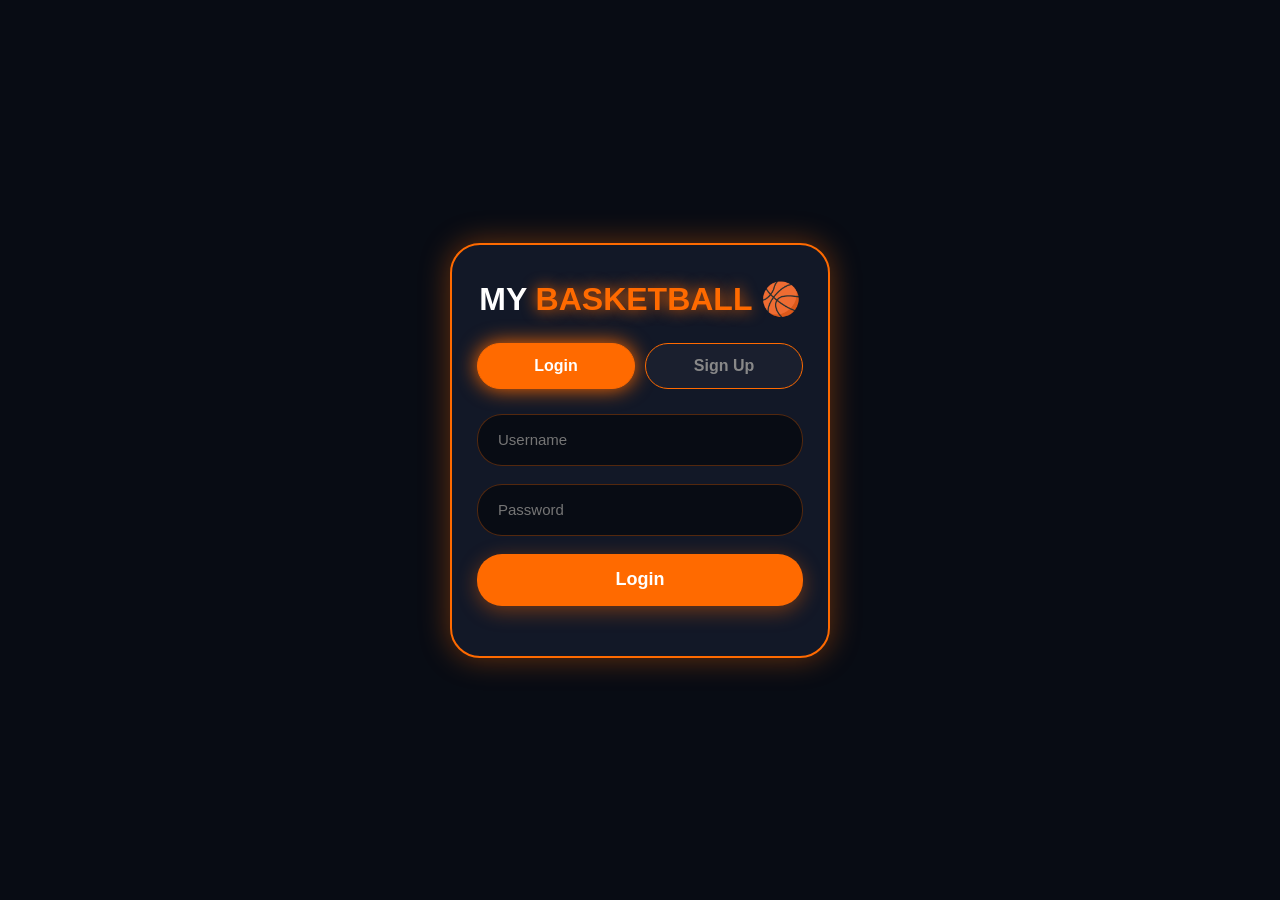
<file: Index.html>
<!DOCTYPE html>
<html lang="en">
<head>
<meta charset="UTF-8">
<meta name="viewport" content="width=device-width, initial-scale=1.0">
<title>Home - My Basketball</title>
<style>
*{margin:0;padding:0;box-sizing:border-box;font-family:Arial,sans-serif;}
body{background:#080c14;color:white;min-height:100vh;padding-bottom:90px;}
.top-bar{display:flex;justify-content:space-between;align-items:center;padding:18px 20px;background:#0c111c;border-bottom:1.5px solid #ff6a00;position:sticky;top:0;}
.top-bar h1{font-weight:900;font-size:22px;}
.top-bar span{color:#ff6a00;text-shadow:0 0 10px #ff6a00;}
.logout-btn{border:1.5px solid #ff6a00;color:#ff6a00;background:transparent;padding:7px 18px;border-radius:8px;font-weight:bold;cursor:pointer;}
.container{padding:30px 20px;text-align:center;}
.hero{margin-top:40px;}
.hero h1{font-size:32px;color:#ff6a00;text-shadow:0 0 15px #ff6a00;line-height:1.2;}
.hero p{color:#ff9a4d;margin-top:15px;font-size:15px;line-height:1.5;}
.card{margin-top:30px;background:rgba(255,106,0,0.12);border:1px solid #ff6a00;border-radius:20px;padding:25px;}
.card h3{color:#ff6a00;margin-bottom:10px;}
.bottom-nav{position:fixed;bottom:10px;left:50%;transform:translateX(-50%);width:92%;max-width:450px;background:#0c111c;border:1.5px solid #ff6a00;border-radius:25px;display:flex;justify-content:space-around;padding:10px 5px;}
.bottom-nav a{text-decoration:none;color:#777;font-size:10px;text-align:center;font-weight:bold;}
.bottom-nav a.active{color:#ff6a00;}
.bottom-nav a span{display:block;font-size:18px;}
nav {
  position: fixed;
  z-index: 9999;
}
</style>
</head>
<body>

<div class="top-bar">
  <h1>MY <span>.BASKETBALL</span></h1>
  <button class="logout-btn" onclick="location='login.html'">LOGOUT</button>
</div>

<div class="container">
  <div class="hero">
    <h1>WELCOME 🏀<br>MY BASKETBALL</h1>
    <p>Hello! I'm from BACALAN,SEBASTE, ANTIQUE.<br>Basketball is my passion!</p>
  </div>
  <div class="card">
    <h3>🏀 My Journey</h3>
    <p style="font-size:13px;color:#ddd;">BSIS Student | Basketball Lover | Future PBA Player</p>
  </div>
</div>

<div class="bottom-nav">
  <a href="Index.html" class="active"><span>⌂</span>HOME</a>
  <a href="gallery.html"><span>◫</span>PHOTO</a>
  <a href="skills.html"><span>✦</span>SKILLS</a>
  <a href="goals.html"><span>◎</span>GOALS</a>
  <a href="funfacts.html"><span>☺</span>FUN</a>
  <a href="contact.html"><span>○</span>CONTACT</a>
</div>

<script>
if(localStorage.getItem('logged')!=='true'){location='login.html';}
</script>
</body>
</html>
</file>
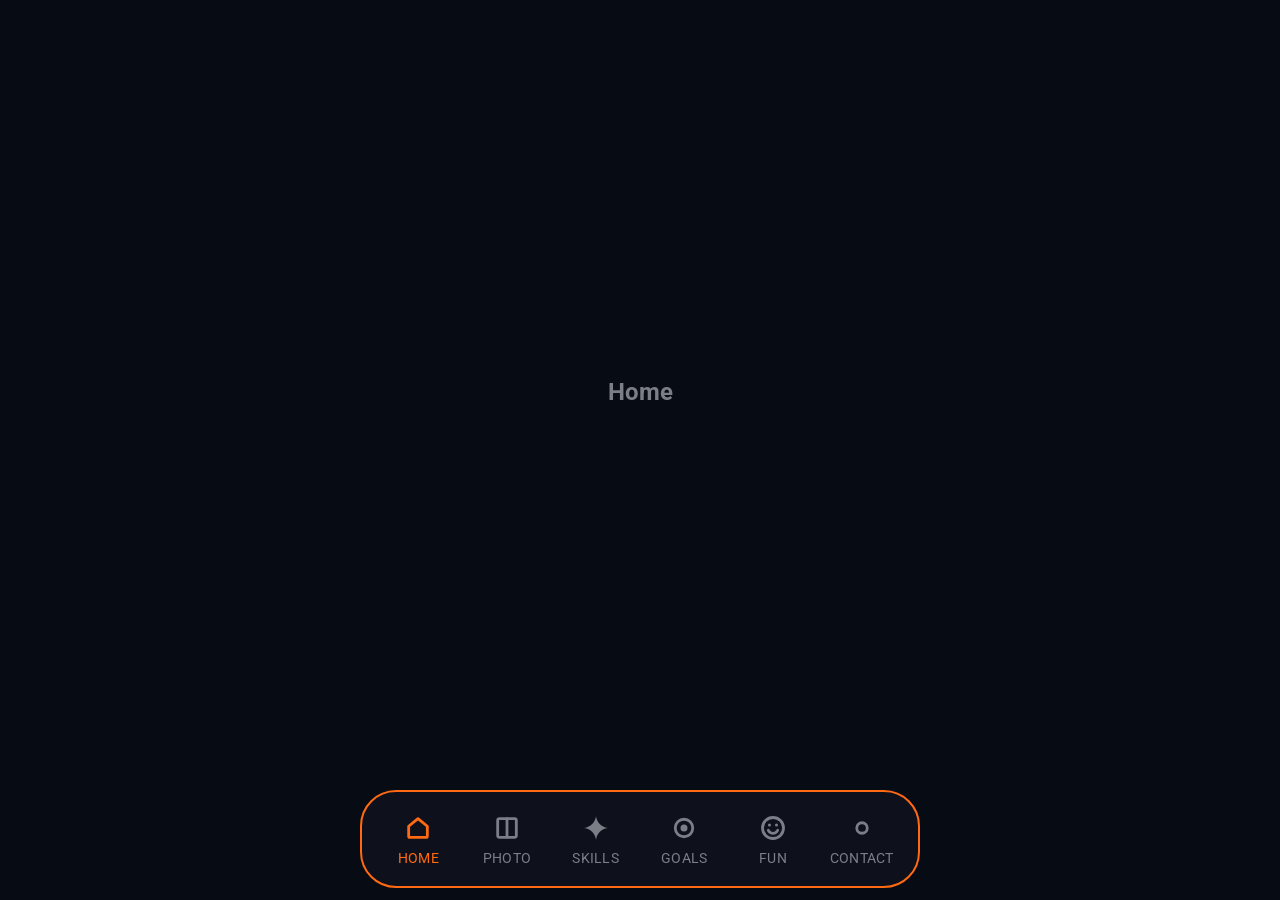
<file: bottom-nav.html>
<!DOCTYPE html>
<html lang="en">
<head>
<meta charset="UTF-8">
<meta name="viewport" content="width=device-width, initial-scale=1, viewport-fit=cover">
<title>Bottom nav</title>
<link rel="preconnect" href="https://fonts.googleapis.com">
<link href="https://fonts.googleapis.com/css2?family=Roboto:wght@700&display=swap" rel="stylesheet">
<style>
  :root {
    --bg: #070b14;
    --pill: #0e111b;
    --accent: #ff6a13;
    --idle: #7b7e86;
    --idle-hover: #a9acb4;
  }

  * { box-sizing: border-box; margin: 0; }

  html, body { height: 100%; }

  body {
    background: var(--bg);
    color: #fff;
    font-family: "Roboto", system-ui, -apple-system, "Segoe UI", sans-serif;
  }

  /* Page content placeholder */
  main {
    min-height: 100%;
    display: grid;
    place-items: center;
    padding: 24px 24px 140px;
    font-size: 1.5rem;
    font-weight: 700;
    color: var(--idle);
  }

  /* ---- Nav bar ---- */
  .nav {
    position: fixed;
    left: 12px;
    right: 12px;
    bottom: max(12px, env(safe-area-inset-bottom, 0px));
    max-width: 560px;
    margin: 0 auto;
    display: flex;
    justify-content: space-between;
    align-items: center;
    padding: 18px 12px 16px;
    background: var(--pill);
    border: 2px solid var(--accent);
    border-radius: 36px;
  }

  .tab {
    flex: 1;
    display: flex;
    flex-direction: column;
    align-items: center;
    gap: 8px;
    padding: 4px 2px;
    background: none;
    border: 0;
    border-radius: 14px;
    color: var(--idle);
    font: inherit;
    font-size: clamp(11px, 3.2vw, 14px);
    letter-spacing: 0.02em;
    text-transform: uppercase;
    cursor: pointer;
    -webkit-tap-highlight-color: transparent;
    transition: color 0.15s;
  }

  .tab svg {
    width: 28px;
    height: 28px;
    fill: none;
    stroke: currentColor;
    stroke-width: 2.4;
    stroke-linecap: round;
    stroke-linejoin: round;
  }

  .tab .solid { fill: currentColor; stroke: none; }

  .tab:hover { color: var(--idle-hover); }
  .tab[aria-current="page"] { color: var(--accent); }

  .tab:focus-visible {
    outline: 2px solid var(--accent);
    outline-offset: 2px;
  }
</style>
</head>
<body>

<main id="view">Home</main>

<nav class="nav" aria-label="Main">
  <button class="tab" data-page="Home" aria-current="page">
    <svg viewBox="0 0 24 24" aria-hidden="true"><path d="M4 10.5 12 4l8 6.5V19a1 1 0 0 1-1 1H5a1 1 0 0 1-1-1z"/></svg>
    Home
  </button>

  <button class="tab" data-page="Photo">
    <svg viewBox="0 0 24 24" aria-hidden="true"><rect x="4" y="4" width="16" height="16" rx="1.5"/><path d="M12 4v16"/></svg>
    Photo
  </button>

  <button class="tab" data-page="Skills">
    <svg viewBox="0 0 24 24" aria-hidden="true"><path class="solid" d="M12 2c.8 5.4 4.6 9.2 10 10-5.4.8-9.2 4.6-10 10-.8-5.4-4.6-9.2-10-10 5.4-.8 9.2-4.6 10-10z"/></svg>
    Skills
  </button>

  <button class="tab" data-page="Goals">
    <svg viewBox="0 0 24 24" aria-hidden="true"><circle cx="12" cy="12" r="7.5"/><circle class="solid" cx="12" cy="12" r="3"/></svg>
    Goals
  </button>

  <button class="tab" data-page="Fun">
    <svg viewBox="0 0 24 24" aria-hidden="true"><circle cx="12" cy="12" r="9"/><path d="M8 14c1 1.8 2.4 2.6 4 2.6s3-.8 4-2.6"/><circle class="solid" cx="9" cy="9.5" r="1.3"/><circle class="solid" cx="15" cy="9.5" r="1.3"/></svg>
    Fun
  </button>

  <button class="tab" data-page="Contact">
    <svg viewBox="0 0 24 24" aria-hidden="true"><circle cx="12" cy="12" r="4.5"/></svg>
    Contact
  </button>
</nav>

<script>
  const tabs = document.querySelectorAll(".tab");
  const view = document.getElementById("view");

  tabs.forEach(tab => {
    tab.addEventListener("click", () => {
      tabs.forEach(t => t.removeAttribute("aria-current"));
      tab.setAttribute("aria-current", "page");
      view.textContent = tab.dataset.page;
    });
  });
</script>
</body>
</html>
</file>
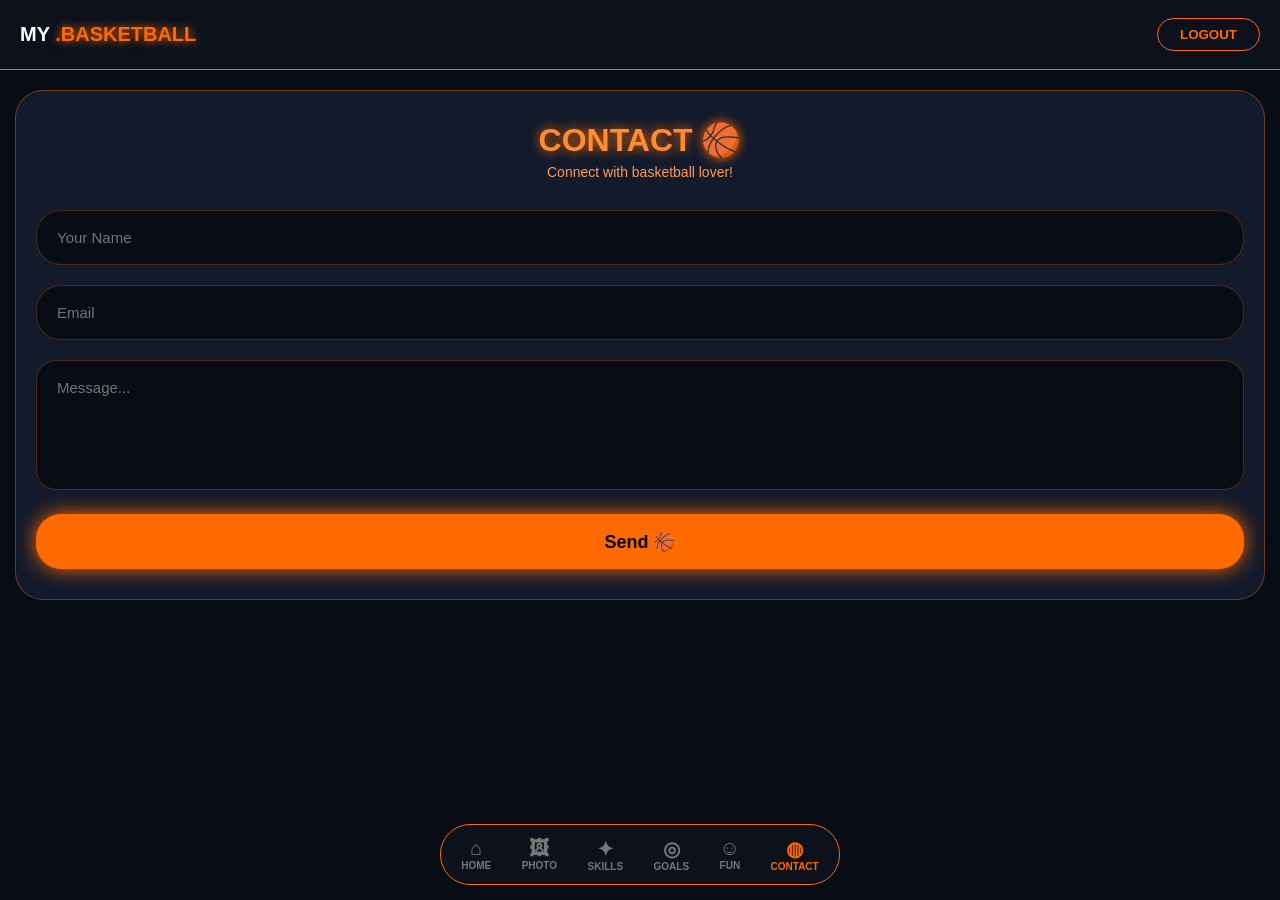
<file: Contact.html>
<!DOCTYPE html>
<html lang="en">
<head>
<meta charset="UTF-8">
<meta name="viewport" content="width=device-width, initial-scale=1.0">
<title>Contact - My Basketball</title>
<style>
*{margin:0;padding:0;box-sizing:border-box;font-family:Arial,sans-serif;}
body{min-height:100vh;background:#080c14;color:white;padding-bottom:100px;}
.header{display:flex;justify-content:space-between;align-items:center;padding:18px 20px;background:#0c111c;border-bottom:1.5px solid #ff6a00;}
.logo{font-weight:900;font-size:20px;}
.logo span{color:#ff6a00;text-shadow:0 0 10px #ff6a00;}
.logout{border:1.5px solid #ff6a00;color:#ff6a00;background:transparent;padding:8px 22px;border-radius:25px;font-weight:bold;cursor:pointer;}
.container{margin:20px 15px;background:#121a2b;border:1.5px solid rgba(255,106,0,0.4);border-radius:28px;padding:30px 20px;}
.title{text-align:center;font-size:32px;font-weight:900;color:#ff8c32;text-shadow:0 0 12px #ff6a00;}
.subtitle{text-align:center;font-size:14px;color:#ff9a4d;margin:5px 0 30px 0;}
input,textarea{width:100%;background:#080c14;border:1.5px solid rgba(255,106,0,0.3);border-radius:25px;padding:18px 20px;color:white;outline:none;font-size:15px;margin-bottom:20px;}
textarea{height:130px;border-radius:20px;resize:none;}
input:focus,textarea:focus{border-color:#ff6a00;box-shadow:0 0 12px rgba(255,106,0,0.4);}
.send-btn{width:100%;height:55px;background:#ff6a00;border:none;border-radius:25px;color:black;font-size:18px;font-weight:900;cursor:pointer;box-shadow:0 0 20px #ff6a00;}
.bottom-nav{position:fixed;bottom:15px;left:50%;transform:translateX(-50%);width:92%;max-width:400px;background:#0c111c;border:1.5px solid #ff6a00;border-radius:30px;display:flex;justify-content:space-around;padding:12px 5px;}
.nav-item{text-align:center;font-size:10px;color:#777;font-weight:bold;}
.nav-item.active{color:#ff6a00;}
.nav-item span{font-size:20px;display:block;}
</style>
</head>
<body>

<div class="header">
  <div class="logo">MY <span>.BASKETBALL</span></div>
  <button class="logout">LOGOUT</button>
</div>

<div class="container">
  <h1 class="title">CONTACT 🏀</h1>
  <p class="subtitle">Connect with basketball lover!</p>
  <input type="text" placeholder="Your Name" id="name">
  <input type="email" placeholder="Email" id="email">
  <textarea placeholder="Message..." id="msg"></textarea>
  <button class="send-btn" onclick="sendMsg()">Send 🏀</button>
</div>

<div class="bottom-nav">
  <div class="nav-item"><span>⌂</span>HOME</div>
  <div class="nav-item"><span>🖼</span>PHOTO</div>
  <div class="nav-item"><span>✦</span>SKILLS</div>
  <div class="nav-item"><span>◎</span>GOALS</div>
  <div class="nav-item"><span>☺</span>FUN</div>
  <div class="nav-item active"><span>◍</span>CONTACT</div>
</div>

<script>
function sendMsg(){
  let n=document.getElementById('name').value;
  if(n==""){alert("Enter your name!");return;}
  alert("Message sent! Thanks "+n+" 🏀");
}
</script>

</body>
</html>
</file>
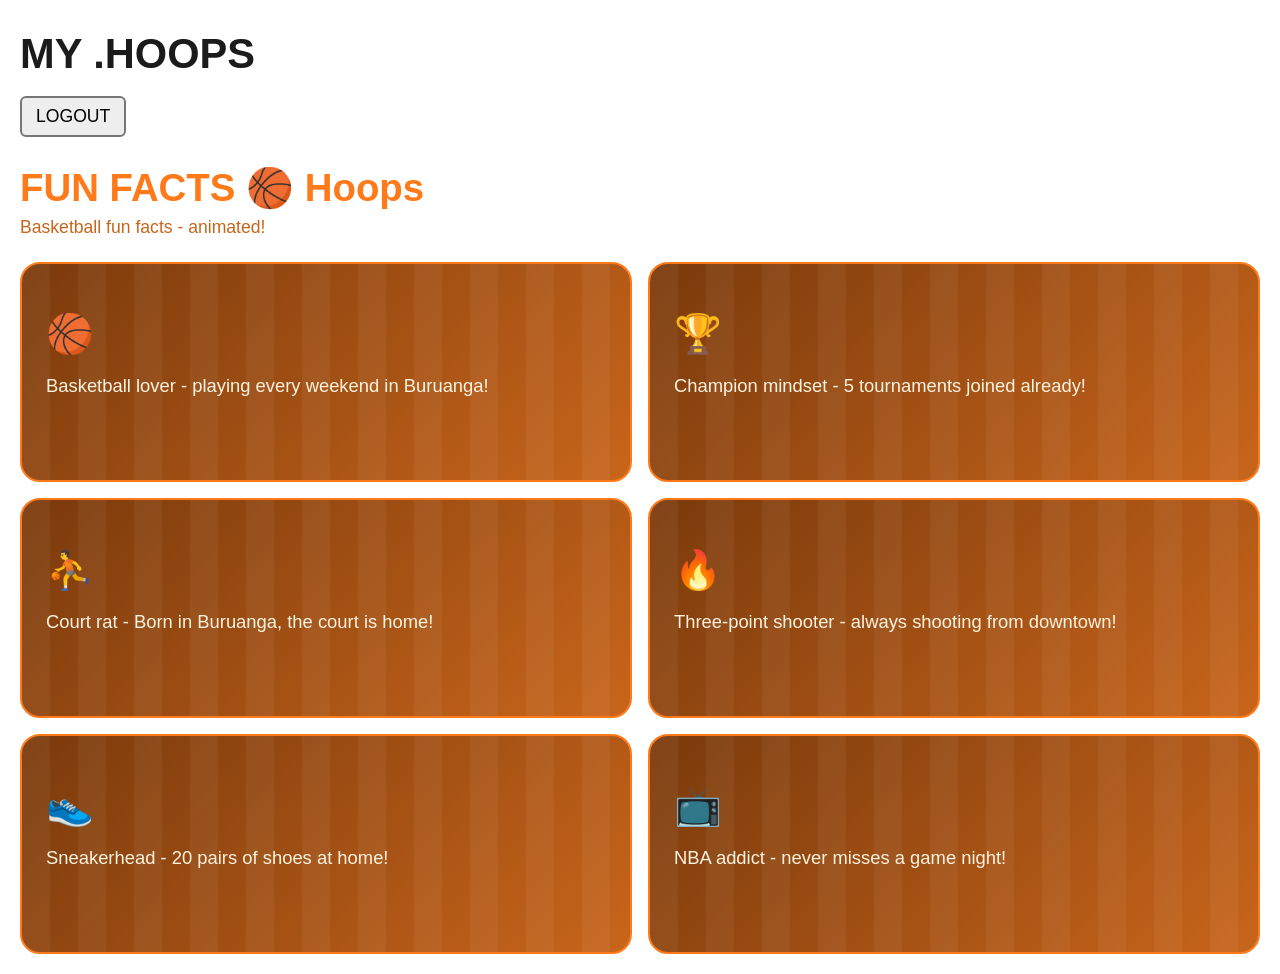
<file: funfacts.html>
<!DOCTYPE html>
<html lang="en">
<head>
<meta charset="UTF-8">
<meta name="viewport" content="width=device-width, initial-scale=1">
<title>Fun Hoops</title>
<style>
  :root {
    --court: #c8651b;
    --court-dark: #7a3a0c;
    --ink: #1b1b1b;
    --ball: #ff7a1a;
    --line: #fff3e0;
  }
  * { box-sizing: border-box; }
  body {
    margin: 0;
    padding: 20px;
    font-family: "Trebuchet MS", Arial, sans-serif;
    background: #fff;
    color: var(--ink);
  }
  h1.site { font-size: 2.6rem; margin: 10px 0 18px; font-weight: 900; }
  .logout {
    font-size: 1.1rem;
    padding: 8px 14px;
    border: 2px solid #777;
    border-radius: 6px;
    background: #eee;
    cursor: pointer;
  }
  h2.title {
    font-size: 2.4rem;
    margin: 28px 0 6px;
    color: var(--ball);
    font-weight: 900;
  }
  p.sub { color: var(--court); font-size: 1.1rem; margin: 0 0 24px; }
  .grid {
    display: grid;
    grid-template-columns: repeat(2, 1fr);
    gap: 16px;
  }
  .card {
    min-height: 220px;
    padding: 24px;
    border-radius: 20px;
    border: 2px solid var(--ball);
    color: var(--line);
    font-size: 1.15rem;
    line-height: 1.35;
    background:
      repeating-linear-gradient(90deg, rgba(255,255,255,.05) 0 28px, transparent 28px 56px),
      linear-gradient(135deg, var(--court-dark), var(--court));
  }
  .card .icon { font-size: 2.4rem; display: block; margin: 20px 0 14px; }
  .card.bounce:hover .icon, .card.bounce:active .icon {
    animation: bounce .6s ease;
  }
  @keyframes bounce {
    0%, 100% { transform: translateY(0); }
    40% { transform: translateY(-14px); }
    70% { transform: translateY(0); }
    85% { transform: translateY(-5px); }
  }
  @media (prefers-reduced-motion: reduce) {
    .card.bounce:hover .icon, .card.bounce:active .icon { animation: none; }
  }
</style>
</head>
<body>

<h1 class="site">MY .HOOPS</h1>
<button class="logout" onclick="location.href='index.html'">LOGOUT</button>

<h2 class="title">FUN FACTS 🏀 Hoops</h2>
<p class="sub">Basketball fun facts - animated!</p>

<div class="grid">
  <div class="card bounce"><span class="icon">🏀</span>Basketball lover - playing every weekend in Buruanga!</div>
  <div class="card bounce"><span class="icon">🏆</span>Champion mindset - 5 tournaments joined already!</div>
  <div class="card bounce"><span class="icon">⛹️</span>Court rat - Born in Buruanga, the court is home!</div>
  <div class="card bounce"><span class="icon">🔥</span>Three-point shooter - always shooting from downtown!</div>
  <div class="card bounce"><span class="icon">👟</span>Sneakerhead - 20 pairs of shoes at home!</div>
  <div class="card bounce"><span class="icon">📺</span>NBA addict - never misses a game night!</div>
</div>

</body>
</html>
</file>
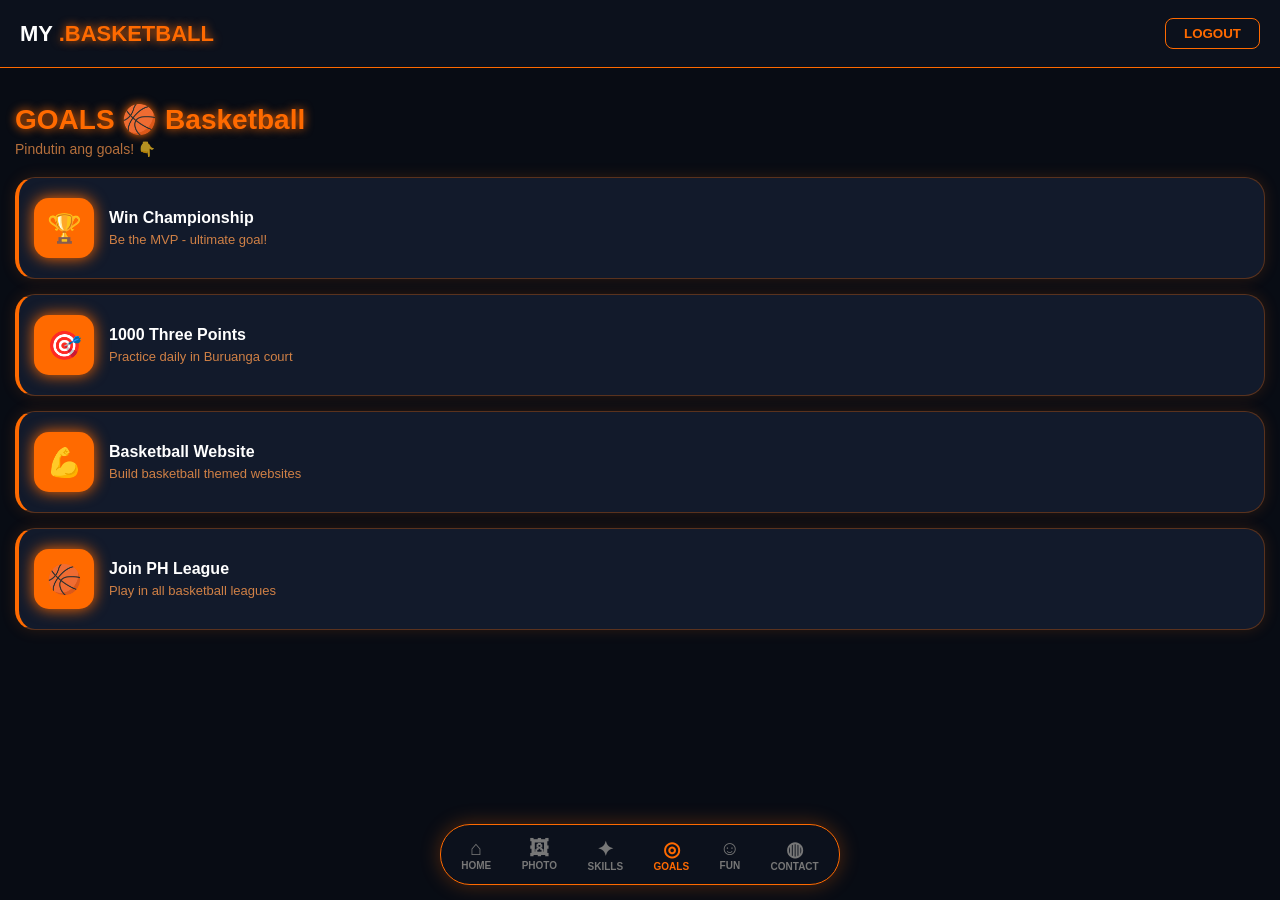
<file: Goals.html>
<!DOCTYPE html>
<html lang="en">
<head>
<meta charset="UTF-8">
<meta name="viewport" content="width=device-width, initial-scale=1.0">
<title>Goals - My Basketball</title>
<style>
*{margin:0;padding:0;box-sizing:border-box;font-family:Arial,sans-serif;}
body{background:#080c14;color:white;min-height:100vh;padding-bottom:100px;}
.header{display:flex;justify-content:space-between;align-items:center;padding:18px 20px;background:#0c111c;border-bottom:1.5px solid #ff6a00;position:sticky;top:0;}
.logo{font-weight:900;font-size:22px;}
.logo span{color:#ff6a00;text-shadow:0 0 10px #ff6a00;}
.logout{border:1.5px solid #ff6a00;color:#ff6a00;background:transparent;padding:7px 18px;border-radius:8px;font-weight:bold;cursor:pointer;}
.content{padding:20px 15px;}
.title-green{color:#ff6a00;font-size:28px;font-weight:900;margin:15px 0 5px 0;text-shadow:0 0 10px #ff6a00;}
.sub{color:#ff9a4d;font-size:14px;opacity:0.7;margin-bottom:20px;}
.card{
  background:#121a2b;
  border:1px solid rgba(255,106,0,0.3);
  border-left:4px solid #ff6a00;
  border-radius:20px;
  padding:20px 15px;
  display:flex;
  gap:15px;
  align-items:center;
  margin-bottom:15px;
  box-shadow:0 0 15px rgba(255,106,0,0.15);
  cursor:pointer;
  transition:0.2s;
}
.card:active{transform:scale(0.97);background:#1a233a;box-shadow:0 0 25px #ff6a00;}
.icon-box{
  width:60px;height:60px;
  background:#ff6a00;
  border-radius:15px;
  display:flex;
  justify-content:center;
  align-items:center;
  font-size:28px;
  box-shadow:0 0 15px #ff6a00;
  flex-shrink:0;
}
.card h3{font-size:16px;margin-bottom:5px;color:white;}
.card p{font-size:13px;color:#ff9a4d;opacity:0.8;}
/* Bottom Nav */
.bottom-nav{position:fixed;bottom:15px;left:50%;transform:translateX(-50%);width:92%;max-width:400px;background:#0c111c;border:1.5px solid #ff6a00;border-radius:30px;display:flex;justify-content:space-around;padding:12px 5px;box-shadow:0 0 20px rgba(255,106,0,0.3);}
.nav-item{text-align:center;font-size:10px;color:#777;font-weight:bold;cursor:pointer;}
.nav-item.active{color:#ff6a00;}
.nav-item span{font-size:20px;display:block;}

/* Popup Modal */
#modal{display:none;position:fixed;top:0;left:0;width:100%;height:100%;background:rgba(0,0,0,0.8);justify-content:center;align-items:center;z-index:100;}
.modal-box{background:#121827;border:2px solid #ff6a00;border-radius:25px;padding:30px 20px;width:90%;max-width:350px;text-align:center;box-shadow:0 0 30px #ff6a00;}
.modal-box h2{color:#ff6a00;margin-bottom:10px;}
.modal-box p{color:#ff9a4d;margin-bottom:20px;line-height:1.5;}
.close-btn{background:#ff6a00;border:none;padding:10px 25px;border-radius:20px;font-weight:bold;cursor:pointer;color:white;}
</style>
</head>
<body>

<div class="header">
  <div class="logo">MY <span>.BASKETBALL</span></div>
  <button class="logout" onclick="location='login.html'">LOGOUT</button>
</div>

<div class="content">
  <h1 class="title-green">GOALS 🏀 Basketball</h1>
  <p class="sub">Pindutin ang goals! 👇</p>

  <div class="card" onclick="openGoal('Win Championship','Gusto kong maging MVP at manalo ng championship sa Buruanga League! Practice everyday! 🏆')">
    <div class="icon-box">🏆</div>
    <div>
      <h3>Win Championship</h3>
      <p>Be the MVP - ultimate goal!</p>
    </div>
  </div>

  <div class="card" onclick="openGoal('1000 Three Points','Goal ko makashoot ng 1000 three points. Practice daily sa Buruanga court! 🎯')">
    <div class="icon-box">🎯</div>
    <div>
      <h3>1000 Three Points</h3>
      <p>Practice daily in Buruanga court</p>
    </div>
  </div>

  <div class="card" onclick="openGoal('Basketball Website','Gagawa ako ng website tungkol sa basketball para sa mga fans! 💪')">
    <div class="icon-box">💪</div>
    <div>
      <h3>Basketball Website</h3>
      <p>Build basketball themed websites</p>
    </div>
  </div>

  <div class="card" onclick="openGoal('Join PH League','Sasali ako sa PBA at iba pang liga sa Pilipinas! 🏀')">
    <div class="icon-box">🏀</div>
    <div>
      <h3>Join PH League</h3>
      <p>Play in all basketball leagues</p>
    </div>
  </div>
</div>

<!-- MODAL -->
<div id="modal" onclick="closeGoal()">
  <div class="modal-box" onclick="event.stopPropagation()">
    <h2 id="modalTitle"></h2>
    <p id="modalText"></p>
    <button class="close-btn" onclick="closeGoal()">Close 🏀</button>
  </div>
</div>

<div class="bottom-nav">
  <div class="nav-item"><span>⌂</span>HOME</div>
  <div class="nav-item"><span>🖼</span>PHOTO</div>
  <div class="nav-item"><span>✦</span>SKILLS</div>
  <div class="nav-item active"><span>◎</span>GOALS</div>
  <div class="nav-item"><span>☺</span>FUN</div>
  <div class="nav-item"><span>◍</span>CONTACT</div>
</div>

<script>
function openGoal(title, text){
  document.getElementById('modalTitle').innerText = title;
  document.getElementById('modalText').innerText = text;
  document.getElementById('modal').style.display='flex';
}
function closeGoal(){
  document.getElementById('modal').style.display='none';
}
</script>

</body>
</html>
</file>
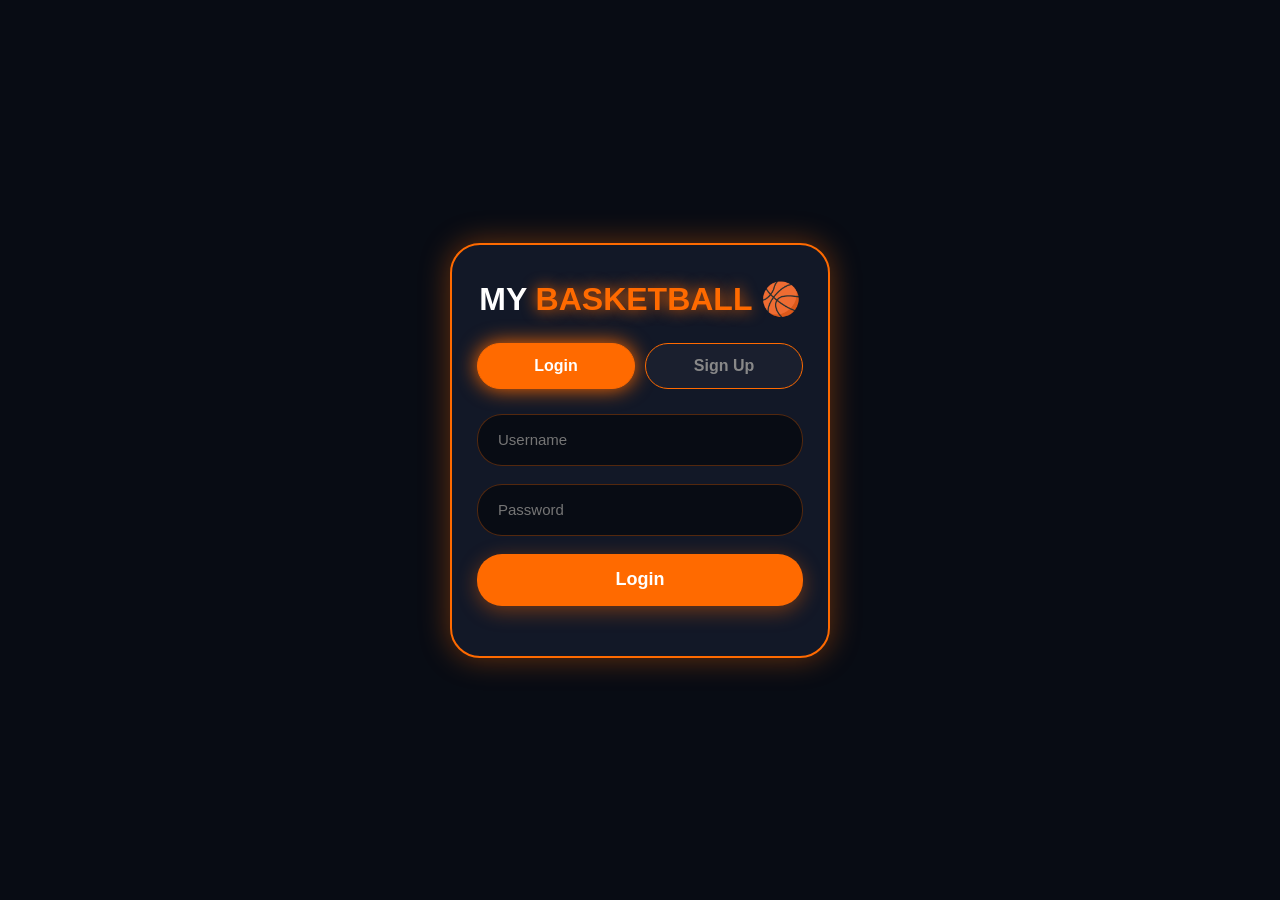
<file: login.html>
<!DOCTYPE html>
<html>
<head>
<title>Login Basketball</title>
<meta name="viewport" content="width=device-width,initial-scale=1">
<style>
*{margin:0;padding:0;box-sizing:border-box;font-family:Arial,sans-serif;}
body{min-height:100vh;background:#080c14;display:flex;justify-content:center;align-items:center;padding:20px;}
.login-container{width:100%;max-width:380px;background:#121827;border:2px solid #ff6a00;border-radius:30px;padding:35px 25px;box-shadow:0 0 30px rgba(255,106,0,0.4);text-align:center;}
h2{font-size:32px;font-weight:900;color:white;margin-bottom:25px;}
h2 span{color:#ff6a00;text-shadow:0 0 15px #ff6a00;}
.tabs{display:flex;gap:10px;margin-bottom:25px;}
.tab{flex:1;height:46px;border-radius:25px;border:1px solid #ff6a00;background:#1a1f2e;color:#888;font-size:16px;cursor:pointer;font-weight:bold;}
.tab.active{background:#ff6a00;color:white;box-shadow:0 0 20px #ff6a00;}
input{width:100%;height:52px;background:#080c14;border:1.5px solid rgba(255,106,0,0.3);border-radius:25px;padding:0 20px;color:white;font-size:15px;outline:none;margin-bottom:18px;}
.btn{width:100%;height:52px;background:#ff6a00;border:none;border-radius:25px;color:white;font-size:18px;font-weight:bold;cursor:pointer;box-shadow:0 5px 20px rgba(255,106,0,0.4);}
#msg{color:#ff6a00;margin-top:15px;font-weight:bold;}
</style>
</head>
<body>

<div class="login-container">
  <h2>MY <span>BASKETBALL</span> 🏀</h2>
  
  <div class="tabs">
    <button class="tab active" id="loginTab" onclick="showLogin()">Login</button>
    <button class="tab" id="signupTab" onclick="showSignup()">Sign Up</button>
  </div>

  <div id="login-form">
    <input type="text" id="loginUser" placeholder="Username">
    <input type="password" id="loginPass" placeholder="Password">
    <button class="btn" onclick="login()">Login</button>
  </div>

  <div id="signup-form" style="display:none">
    <input type="text" id="signUser" placeholder="New Username">
    <input type="password" id="signPass" placeholder="New Password">
    <button class="btn" onclick="signup()">Create</button>
  </div>

  <p id="msg"></p>
</div>

<script>
// DALAWANG SEPARATE FUNCTION PARA SURE NA MA-PINDOT
function showLogin(){
  document.getElementById('login-form').style.display='block';
  document.getElementById('signup-form').style.display='none';
  document.getElementById('loginTab').classList.add('active');
  document.getElementById('signupTab').classList.remove('active');
}

function showSignup(){
  document.getElementById('login-form').style.display='none';
  document.getElementById('signup-form').style.display='block';
  document.getElementById('signupTab').classList.add('active');
  document.getElementById('loginTab').classList.remove('active');
}

function signup(){
  let u=document.getElementById('signUser').value;
  let p=document.getElementById('signPass').value;
  if(u&&p){
    localStorage.setItem('user',u);
    localStorage.setItem('pass',p);
    document.getElementById('msg').innerText='Created! 🏀 Pwede ka na mag Login';
    showLogin(); // Auto balik sa login
  }else{
    document.getElementById('msg').innerText='Lagyan mo lahat!';
  }
}

function login(){
  let u=document.getElementById('loginUser').value;
  let p=document.getElementById('loginPass').value;
  if(u==localStorage.getItem('user')&&p==localStorage.getItem('pass')){
    localStorage.setItem('logged','true');
    location='index.html';
  }else{
    document.getElementById('msg').innerText='Wrong username or password!';
  }
}
</script>

</body>
</html>
</file>
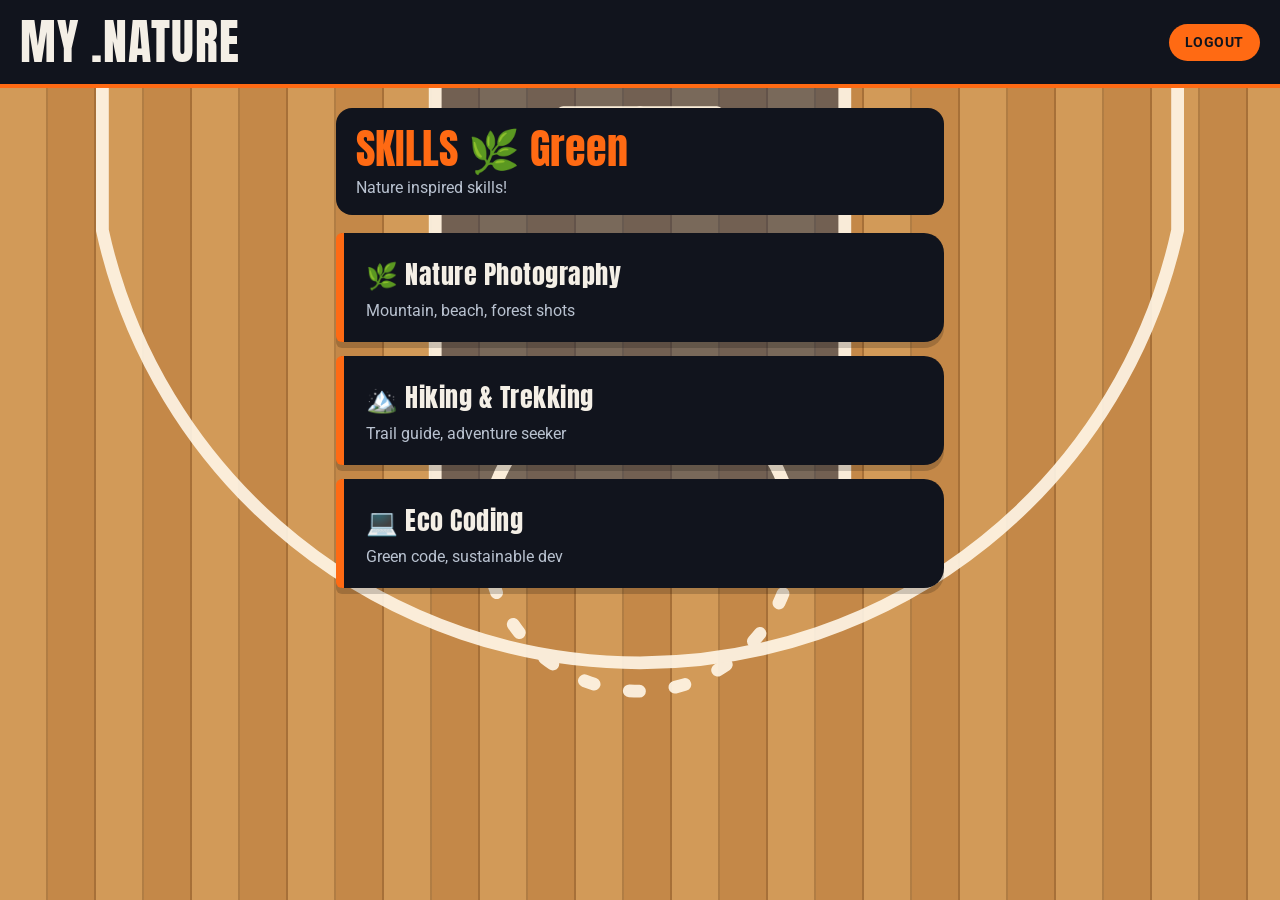
<file: Skills.html>
<!DOCTYPE html>
<html lang="en">
<head>
<meta charset="UTF-8">
<meta name="viewport" content="width=device-width, initial-scale=1">
<title>Skills Green</title>
<link rel="preconnect" href="https://fonts.googleapis.com">
<link href="https://fonts.googleapis.com/css2?family=Anton&family=Roboto:wght@400;500;700&display=swap" rel="stylesheet">
<style>
  :root {
    --wood: #d29a58;
    --wood-dark: #c48848;
    --ink: #11141d;
    --ball: #ff6a13;
    --line: #fff7e8;
    --text: #f4efe6;
    --muted: #b9c2d0;
  }

  * { box-sizing: border-box; margin: 0; }

  body {
    min-height: 100vh;
    padding-bottom: 32px;
    font-family: "Roboto", system-ui, sans-serif;
    color: var(--text);
    /* hardwood planks */
    background:
      repeating-linear-gradient(90deg,
        rgba(0,0,0,0) 0 46px,
        rgba(90,50,15,.28) 46px 48px),
      repeating-linear-gradient(90deg,
        var(--wood) 0 48px,
        var(--wood-dark) 48px 96px);
  }

  /* court markings, fixed behind everything */
  .court {
    position: fixed;
    inset: 0;
    width: 100%;
    height: 100%;
    z-index: -1;
  }

  /* ---- header ---- */
  .top {
    display: flex;
    align-items: center;
    justify-content: space-between;
    gap: 12px;
    padding: 18px 20px;
    background: var(--ink);
    border-bottom: 4px solid var(--ball);
  }

  .top h1 {
    font-family: "Anton", Impact, sans-serif;
    font-weight: 400;
    font-size: clamp(2rem, 9vw, 3rem);
    letter-spacing: 0.02em;
    line-height: 1;
  }

  .logout {
    padding: 10px 16px;
    background: var(--ball);
    color: var(--ink);
    border: 0;
    border-radius: 999px;
    font: 700 0.9rem "Roboto", sans-serif;
    letter-spacing: 0.04em;
    cursor: pointer;
  }
  .logout:active { transform: translateY(1px); }

  /* ---- content ---- */
  main {
    max-width: 640px;
    margin: 0 auto;
    padding: 20px 16px 0;
  }

  .intro {
    margin-bottom: 18px;
    padding: 18px 20px;
    background: var(--ink);
    border-radius: 16px;
  }

  .intro h2 {
    font-family: "Anton", Impact, sans-serif;
    font-weight: 400;
    font-size: clamp(1.9rem, 8vw, 2.6rem);
    line-height: 1.1;
    color: var(--ball);
  }

  .intro p { margin-top: 6px; color: var(--muted); }

  .cards { display: grid; gap: 14px; list-style: none; padding: 0; }

  .card {
    padding: 22px 20px 22px 22px;
    background: var(--ink);
    border-left: 8px solid var(--ball);
    border-radius: 6px 20px 20px 6px;
    box-shadow: 0 6px 0 rgba(0,0,0,.18);
  }

  .card h3 {
    font-family: "Anton", Impact, sans-serif;
    font-weight: 400;
    font-size: 1.6rem;
    letter-spacing: 0.02em;
  }

  .card p { margin-top: 8px; color: var(--muted); }
</style>
</head>
<body>

<!-- Half-court: hoop and key at the top -->
<svg class="court" viewBox="0 0 500 940" preserveAspectRatio="xMidYMin slice" aria-hidden="true">
  <g fill="none" stroke="#fff7e8" stroke-width="5" stroke-linecap="round" opacity=".9">
    <rect x="170" y="20" width="160" height="190" fill="#1f3a5f" fill-opacity=".55"/>
    <path d="M190 210a60 60 0 0 1 120 0"/>
    <path d="M190 210a60 60 0 0 0 120 0" stroke-dasharray="4 14"/>
    <path d="M40 20v70A215 215 0 0 0 460 90V20"/>
    <path d="M220 44h60"/>
    <circle cx="250" cy="66" r="14" stroke="#ff6a13" stroke-width="5"/>
    <path d="M250 44v8"/>
    <circle cx="250" cy="880" r="70"/>
    <path d="M0 880h180M320 880h180"/>
  </g>
</svg>

<header class="top">
  <h1>MY .NATURE</h1>
  <button class="logout" type="button">LOGOUT</button>
</header>

<main>
  <section class="intro">
    <h2>SKILLS 🌿 Green</h2>
    <p>Nature inspired skills!</p>
  </section>

  <ul class="cards">
    <li class="card">
      <h3>🌿 Nature Photography</h3>
      <p>Mountain, beach, forest shots</p>
    </li>
    <li class="card">
      <h3>🏔️ Hiking &amp; Trekking</h3>
      <p>Trail guide, adventure seeker</p>
    </li>
    <li class="card">
      <h3>💻 Eco Coding</h3>
      <p>Green code, sustainable dev</p>
    </li>
  </ul>
</main>

</body>
</html>
</file>
